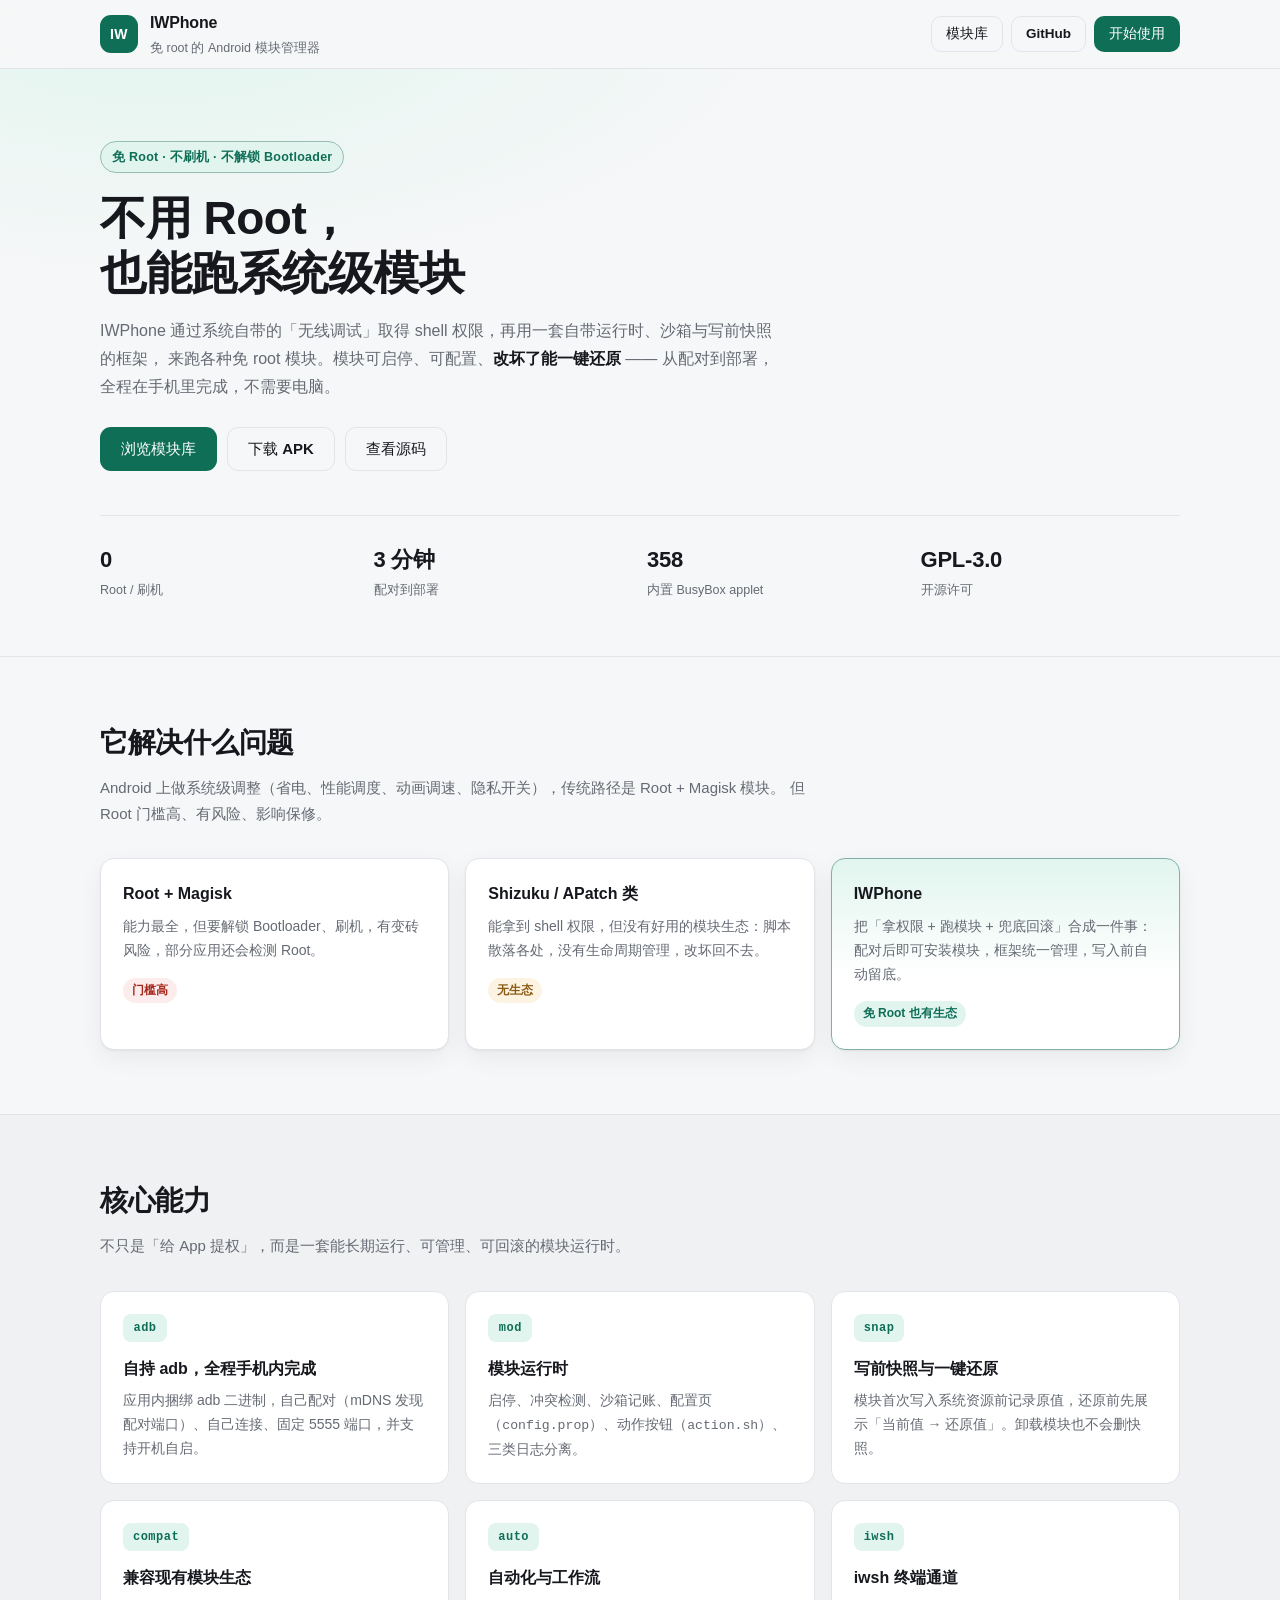
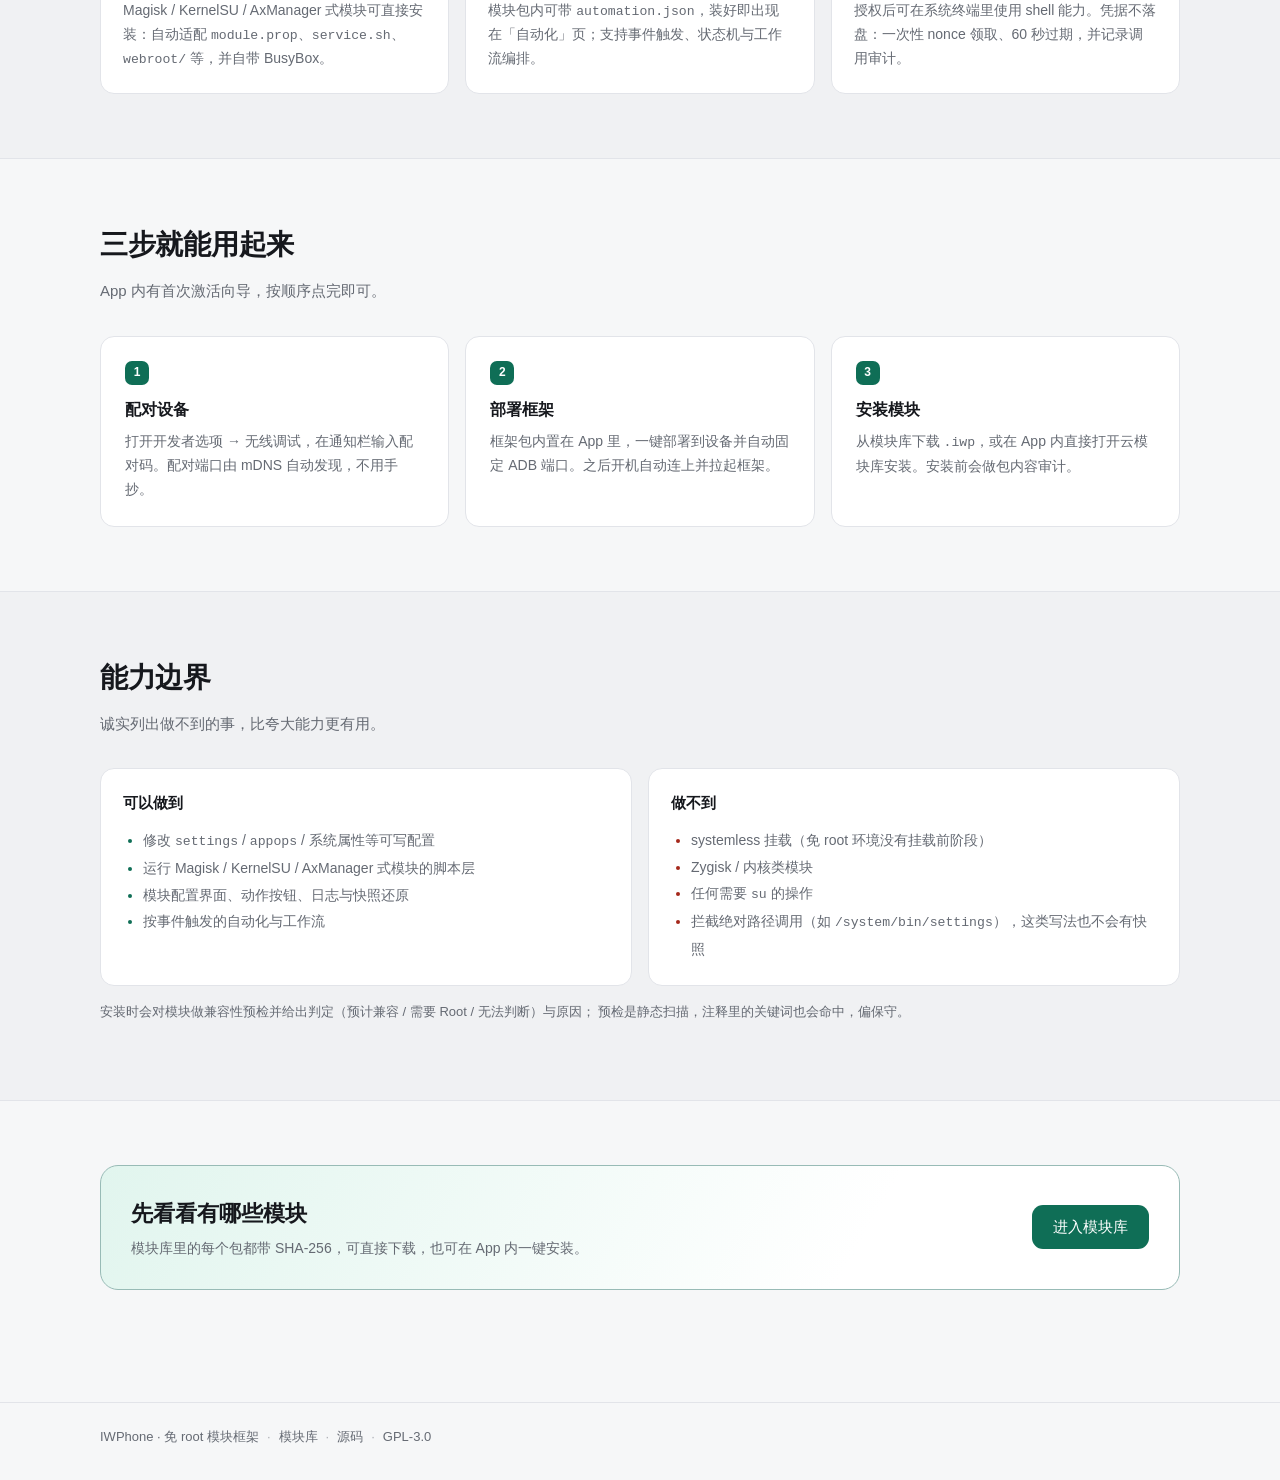
<file: site/index.html>
<!DOCTYPE html>
<html lang="zh-CN">
<head>
<meta charset="UTF-8">
<meta name="viewport" content="width=device-width, initial-scale=1">
<title>IWPhone · 免 root 的 Android 模块管理器</title>
<meta name="description" content="IWPhone：不用 Root、不刷机，通过系统自带的无线调试取得 shell 权限，运行可管理、可回滚的 Android 模块。">
<link rel="stylesheet" href="assets/style.css">
</head>
<body>

<header class="site-header">
  <div class="wrap">
    <a class="brand" href="index.html">
      <div class="logo">IW</div>
      <div class="brand-text">
        <h1>IWPhone</h1>
        <p>免 root 的 Android 模块管理器</p>
      </div>
    </a>
    <nav class="header-actions">
      <a class="btn ghost" href="modules.html">模块库</a>
      <a class="btn ghost" href="https://github.com/haothtrteen/IwphoneModules" target="_blank" rel="noopener">GitHub</a>
      <a class="btn primary" href="#get-started">开始使用</a>
    </nav>
  </div>
</header>

<main>

  <!-- ---------- Hero ---------- -->
  <section class="hero">
    <div class="wrap">
      <span class="hero-badge">免 Root · 不刷机 · 不解锁 Bootloader</span>
      <h1 class="hero-title">不用 Root，<br>也能跑系统级模块</h1>
      <p class="hero-lead">
        IWPhone 通过系统自带的「无线调试」取得 shell 权限，再用一套自带运行时、沙箱与写前快照的框架，
        来跑各种免 root 模块。模块可启停、可配置、<strong>改坏了能一键还原</strong> ——
        从配对到部署，全程在手机里完成，不需要电脑。
      </p>
      <div class="cta-row">
        <a class="btn primary lg" href="modules.html">浏览模块库</a>
        <a class="btn ghost lg" href="https://github.com/haothtrteen/IwphoneModules/releases" target="_blank" rel="noopener">下载 APK</a>
        <a class="btn ghost lg" href="https://github.com/haothtrteen/IwphoneModules" target="_blank" rel="noopener">查看源码</a>
      </div>
      <div class="hero-stats">
        <div><b>0</b><span>Root / 刷机</span></div>
        <div><b>3 分钟</b><span>配对到部署</span></div>
        <div><b>358</b><span>内置 BusyBox applet</span></div>
        <div><b>GPL-3.0</b><span>开源许可</span></div>
      </div>
    </div>
  </section>

  <!-- ---------- 问题与做法 ---------- -->
  <section class="section" id="why">
    <div class="wrap">
      <div class="section-head">
        <h2>它解决什么问题</h2>
        <p>Android 上做系统级调整（省电、性能调度、动画调速、隐私开关），传统路径是 Root + Magisk 模块。
          但 Root 门槛高、有风险、影响保修。</p>
      </div>
      <div class="compare">
        <article class="compare-card">
          <h3>Root + Magisk</h3>
          <p>能力最全，但要解锁 Bootloader、刷机，有变砖风险，部分应用还会检测 Root。</p>
          <span class="tag bad">门槛高</span>
        </article>
        <article class="compare-card">
          <h3>Shizuku / APatch 类</h3>
          <p>能拿到 shell 权限，但没有好用的模块生态：脚本散落各处，没有生命周期管理，改坏回不去。</p>
          <span class="tag warn">无生态</span>
        </article>
        <article class="compare-card accent">
          <h3>IWPhone</h3>
          <p>把「拿权限 + 跑模块 + 兜底回滚」合成一件事：配对后即可安装模块，框架统一管理，写入前自动留底。</p>
          <span class="tag good">免 Root 也有生态</span>
        </article>
      </div>
    </div>
  </section>

  <!-- ---------- 核心能力 ---------- -->
  <section class="section alt" id="features">
    <div class="wrap">
      <div class="section-head">
        <h2>核心能力</h2>
        <p>不只是「给 App 提权」，而是一套能长期运行、可管理、可回滚的模块运行时。</p>
      </div>
      <div class="features">
        <article class="feature">
          <div class="feature-icon">adb</div>
          <h3>自持 adb，全程手机内完成</h3>
          <p>应用内捆绑 adb 二进制，自己配对（mDNS 发现配对端口）、自己连接、固定 5555 端口，并支持开机自启。</p>
        </article>
        <article class="feature">
          <div class="feature-icon">mod</div>
          <h3>模块运行时</h3>
          <p>启停、冲突检测、沙箱记账、配置页（<code>config.prop</code>）、动作按钮（<code>action.sh</code>）、三类日志分离。</p>
        </article>
        <article class="feature">
          <div class="feature-icon">snap</div>
          <h3>写前快照与一键还原</h3>
          <p>模块首次写入系统资源前记录原值，还原前先展示「当前值 → 还原值」。卸载模块也不会删快照。</p>
        </article>
        <article class="feature">
          <div class="feature-icon">compat</div>
          <h3>兼容现有模块生态</h3>
          <p>Magisk / KernelSU / AxManager 式模块可直接安装：自动适配 <code>module.prop</code>、<code>service.sh</code>、
            <code>webroot/</code> 等，并自带 BusyBox。</p>
        </article>
        <article class="feature">
          <div class="feature-icon">auto</div>
          <h3>自动化与工作流</h3>
          <p>模块包内可带 <code>automation.json</code>，装好即出现在「自动化」页；支持事件触发、状态机与工作流编排。</p>
        </article>
        <article class="feature">
          <div class="feature-icon">iwsh</div>
          <h3>iwsh 终端通道</h3>
          <p>授权后可在系统终端里使用 shell 能力。凭据不落盘：一次性 nonce 领取、60 秒过期，并记录调用审计。</p>
        </article>
      </div>
    </div>
  </section>

  <!-- ---------- 三步上手 ---------- -->
  <section class="section" id="get-started">
    <div class="wrap">
      <div class="section-head">
        <h2>三步就能用起来</h2>
        <p>App 内有首次激活向导，按顺序点完即可。</p>
      </div>
      <div class="steps-lg">
        <article class="step-lg">
          <div class="step-no">1</div>
          <h3>配对设备</h3>
          <p>打开开发者选项 → 无线调试，在通知栏输入配对码。配对端口由 mDNS 自动发现，不用手抄。</p>
        </article>
        <article class="step-lg">
          <div class="step-no">2</div>
          <h3>部署框架</h3>
          <p>框架包内置在 App 里，一键部署到设备并自动固定 ADB 端口。之后开机自动连上并拉起框架。</p>
        </article>
        <article class="step-lg">
          <div class="step-no">3</div>
          <h3>安装模块</h3>
          <p>从模块库下载 <code>.iwp</code>，或在 App 内直接打开云模块库安装。安装前会做包内容审计。</p>
        </article>
      </div>
    </div>
  </section>

  <!-- ---------- 边界 ---------- -->
  <section class="section alt" id="limits">
    <div class="wrap">
      <div class="section-head">
        <h2>能力边界</h2>
        <p>诚实列出做不到的事，比夸大能力更有用。</p>
      </div>
      <div class="spec-grid">
        <div class="spec">
          <h3>可以做到</h3>
          <ul class="ok">
            <li>修改 <code>settings</code> / <code>appops</code> / 系统属性等可写配置</li>
            <li>运行 Magisk / KernelSU / AxManager 式模块的脚本层</li>
            <li>模块配置界面、动作按钮、日志与快照还原</li>
            <li>按事件触发的自动化与工作流</li>
          </ul>
        </div>
        <div class="spec">
          <h3>做不到</h3>
          <ul class="no">
            <li>systemless 挂载（免 root 环境没有挂载前阶段）</li>
            <li>Zygisk / 内核类模块</li>
            <li>任何需要 <code>su</code> 的操作</li>
            <li>拦截绝对路径调用（如 <code>/system/bin/settings</code>），这类写法也不会有快照</li>
          </ul>
        </div>
      </div>
      <p class="muted">安装时会对模块做兼容性预检并给出判定（预计兼容 / 需要 Root / 无法判断）与原因；
        预检是静态扫描，注释里的关键词也会命中，偏保守。</p>
    </div>
  </section>

  <!-- ---------- CTA ---------- -->
  <section class="section">
    <div class="wrap">
      <div class="cta-panel">
        <div>
          <h2>先看看有哪些模块</h2>
          <p>模块库里的每个包都带 SHA-256，可直接下载，也可在 App 内一键安装。</p>
        </div>
        <a class="btn primary lg" href="modules.html">进入模块库</a>
      </div>
    </div>
  </section>

</main>

<footer class="site-footer">
  <div class="wrap">
    <span>IWPhone · 免 root 模块框架</span>
    <span class="dot">·</span>
    <a href="modules.html">模块库</a>
    <span class="dot">·</span>
    <a href="https://github.com/haothtrteen/IwphoneModules" target="_blank" rel="noopener">源码</a>
    <span class="dot">·</span>
    <span>GPL-3.0</span>
  </div>
</footer>

</body>
</html>
</file>
<file: site/assets/style.css>
:root {
  --bg: #f6f7f8;
  --surface: #ffffff;
  --surface-2: #f0f1f3;
  --text: #16181d;
  --muted: #656a73;
  --border: #e2e4e9;
  --accent: #0f6e56;
  --accent-fg: #ffffff;
  --accent-soft: #e1f5ee;
  --shadow: 0 1px 2px rgba(16, 24, 40, .05), 0 8px 24px rgba(16, 24, 40, .06);
  --radius: 14px;
}

@media (prefers-color-scheme: dark) {
  :root {
    --bg: #0e1014;
    --surface: #161a21;
    --surface-2: #1c212a;
    --text: #e9eaee;
    --muted: #9aa0aa;
    --border: #262c36;
    --accent: #3ddc97;
    --accent-fg: #06231a;
    --accent-soft: #123227;
    --shadow: 0 1px 2px rgba(0, 0, 0, .4), 0 8px 28px rgba(0, 0, 0, .35);
  }
}

* { box-sizing: border-box; }

html { scroll-behavior: smooth; }

body {
  margin: 0;
  background: var(--bg);
  color: var(--text);
  font: 15px/1.6 -apple-system, BlinkMacSystemFont, "Segoe UI", "PingFang SC",
        "Hiragino Sans GB", "Microsoft YaHei", sans-serif;
  -webkit-font-smoothing: antialiased;
}

.wrap {
  max-width: 1120px;
  margin: 0 auto;
  padding: 0 20px;
}

/* ---------- header ---------- */

.site-header {
  position: sticky;
  top: 0;
  z-index: 20;
  background: color-mix(in srgb, var(--bg) 88%, transparent);
  backdrop-filter: blur(10px);
  border-bottom: 1px solid var(--border);
}

.site-header .wrap {
  display: flex;
  align-items: center;
  justify-content: space-between;
  gap: 16px;
  height: 68px;
}

.brand { display: flex; align-items: center; gap: 12px; min-width: 0; }

.logo {
  flex: none;
  width: 38px;
  height: 38px;
  border-radius: 11px;
  background: var(--accent);
  color: var(--accent-fg);
  display: grid;
  place-items: center;
  font-weight: 700;
  font-size: 14px;
  letter-spacing: .5px;
}

.brand-text h1 {
  margin: 0;
  font-size: 16px;
  font-weight: 650;
  letter-spacing: -.01em;
}

.brand-text p {
  margin: 2px 0 0;
  font-size: 12.5px;
  color: var(--muted);
  white-space: nowrap;
  overflow: hidden;
  text-overflow: ellipsis;
}

.header-actions { display: flex; gap: 8px; flex: none; }

/* ---------- buttons ---------- */

.btn {
  display: inline-flex;
  align-items: center;
  justify-content: center;
  gap: 6px;
  height: 36px;
  padding: 0 14px;
  border-radius: 10px;
  border: 1px solid transparent;
  font-size: 13.5px;
  font-weight: 550;
  text-decoration: none;
  cursor: pointer;
  transition: background .15s, border-color .15s, transform .05s;
  white-space: nowrap;
}

.btn:active { transform: translateY(1px); }

.btn.primary {
  background: var(--accent);
  color: var(--accent-fg);
}

.btn.primary:hover { filter: brightness(1.08); }

.btn.ghost {
  background: transparent;
  color: var(--text);
  border-color: var(--border);
}

.btn.ghost:hover { background: var(--surface-2); }

.btn.sm { height: 32px; padding: 0 12px; font-size: 13px; }

/* ---------- toolbar ---------- */

.toolbar {
  display: flex;
  flex-wrap: wrap;
  gap: 12px;
  align-items: center;
  margin: 28px 0 8px;
}

.search-box {
  position: relative;
  flex: 1 1 280px;
  min-width: 220px;
}

.search-box svg {
  position: absolute;
  left: 12px;
  top: 50%;
  width: 17px;
  height: 17px;
  transform: translateY(-50%);
  fill: var(--muted);
  pointer-events: none;
}

.search-box input {
  width: 100%;
  height: 42px;
  padding: 0 14px 0 38px;
  border-radius: 11px;
  border: 1px solid var(--border);
  background: var(--surface);
  color: var(--text);
  font-size: 14px;
  outline: none;
  transition: border-color .15s, box-shadow .15s;
}

.search-box input:focus {
  border-color: var(--accent);
  box-shadow: 0 0 0 3px color-mix(in srgb, var(--accent) 18%, transparent);
}

.chips { display: flex; flex-wrap: wrap; gap: 7px; }

.chip {
  height: 32px;
  padding: 0 13px;
  border-radius: 999px;
  border: 1px solid var(--border);
  background: var(--surface);
  color: var(--muted);
  font-size: 13px;
  cursor: pointer;
  transition: all .15s;
}

.chip:hover { color: var(--text); border-color: var(--muted); }

.chip[aria-pressed="true"] {
  background: var(--accent-soft);
  border-color: transparent;
  color: var(--accent);
  font-weight: 600;
}

/* ---------- meta ---------- */

.meta-line {
  display: flex;
  align-items: center;
  gap: 10px;
  margin: 6px 2px 16px;
  font-size: 13px;
  color: var(--muted);
}

.link-btn {
  border: 0;
  background: none;
  padding: 0;
  color: var(--accent);
  font: inherit;
  cursor: pointer;
}

.link-btn:hover { text-decoration: underline; }

/* ---------- grid / cards ---------- */

.grid {
  display: grid;
  grid-template-columns: repeat(auto-fill, minmax(300px, 1fr));
  gap: 14px;
}

.card {
  background: var(--surface);
  border: 1px solid var(--border);
  border-radius: var(--radius);
  padding: 16px;
  display: flex;
  flex-direction: column;
  box-shadow: var(--shadow);
  transition: border-color .15s, transform .15s;
}

.card:hover { border-color: color-mix(in srgb, var(--accent) 45%, var(--border)); }

.card-top { display: flex; gap: 11px; align-items: flex-start; }

.badge {
  flex: none;
  width: 40px;
  height: 40px;
  border-radius: 11px;
  display: grid;
  place-items: center;
  font-weight: 700;
  font-size: 15px;
  background: var(--accent-soft);
  color: var(--accent);
  text-transform: uppercase;
}

.card-title { min-width: 0; }

.card-title h3 {
  margin: 0;
  font-size: 15px;
  font-weight: 650;
  line-height: 1.35;
  letter-spacing: -.01em;
  overflow-wrap: anywhere;
}

.ver {
  display: inline-block;
  margin-top: 3px;
  font-size: 11.5px;
  color: var(--muted);
  font-variant-numeric: tabular-nums;
}

.desc {
  margin: 11px 0 0;
  font-size: 13.5px;
  line-height: 1.55;
  color: var(--muted);
  display: -webkit-box;
  -webkit-line-clamp: 3;
  -webkit-box-orient: vertical;
  overflow: hidden;
}

.card-meta {
  margin-top: 12px;
  font-size: 12.5px;
  color: var(--muted);
  font-variant-numeric: tabular-nums;
}

.sep { margin: 0 6px; opacity: .5; }

.card-actions {
  margin-top: 14px;
  display: flex;
  gap: 8px;
}

.card-actions .btn { flex: 1; }

.detail {
  margin-top: 14px;
  padding-top: 14px;
  border-top: 1px dashed var(--border);
}

.detail dl {
  display: grid;
  grid-template-columns: 76px 1fr;
  gap: 6px 10px;
  margin: 0;
  font-size: 12.5px;
}

.detail dt { color: var(--muted); }
.detail dd { margin: 0; overflow-wrap: anywhere; }

.hash {
  font-family: ui-monospace, SFMono-Regular, Menlo, Consolas, monospace;
  font-size: 11.5px;
  line-height: 1.5;
}

.hint {
  margin: 10px 0 0;
  font-size: 12px;
  color: var(--muted);
}

/* ---------- panels ---------- */

.panel {
  margin: 40px 0 0;
  padding: 24px;
  background: var(--surface);
  border: 1px solid var(--border);
  border-radius: var(--radius);
}

.panel h2 {
  margin: 0 0 4px;
  font-size: 17px;
  font-weight: 650;
  letter-spacing: -.01em;
}

.panel-lead { margin: 0 0 16px; color: var(--muted); font-size: 14px; }

.steps {
  display: grid;
  grid-template-columns: repeat(auto-fit, minmax(240px, 1fr));
  gap: 16px;
  margin-top: 16px;
}

.step {
  padding: 16px;
  background: var(--surface-2);
  border-radius: 12px;
}

.step-no {
  width: 24px;
  height: 24px;
  border-radius: 7px;
  background: var(--accent);
  color: var(--accent-fg);
  display: grid;
  place-items: center;
  font-size: 12px;
  font-weight: 700;
  margin-bottom: 10px;
}

.step h3 { margin: 0 0 6px; font-size: 14px; font-weight: 620; }
.step p { margin: 0; font-size: 13px; color: var(--muted); line-height: 1.6; }

.code {
  margin: 14px 0;
  padding: 16px;
  background: var(--surface-2);
  border-radius: 12px;
  overflow-x: auto;
  font-size: 12.5px;
  line-height: 1.65;
}

code {
  font-family: ui-monospace, SFMono-Regular, Menlo, Consolas, monospace;
  font-size: .94em;
}

.panel p code {
  padding: 1px 5px;
  background: var(--surface-2);
  border-radius: 5px;
}

.muted { color: var(--muted); font-size: 13px; }

/* ---------- footer ---------- */

.site-footer {
  margin-top: 48px;
  padding: 24px 0 36px;
  border-top: 1px solid var(--border);
  font-size: 13px;
  color: var(--muted);
}

.site-footer .wrap { display: flex; gap: 8px; flex-wrap: wrap; }
.site-footer a { color: var(--muted); text-decoration: none; }
.site-footer a:hover { color: var(--accent); }
.dot { opacity: .5; }

/* ---------- states ---------- */

.empty {
  grid-column: 1 / -1;
  padding: 56px 20px;
  text-align: center;
  color: var(--muted);
  font-size: 14px;
}

.skeleton {
  height: 196px;
  border-radius: var(--radius);
  background: linear-gradient(90deg, var(--surface), var(--surface-2), var(--surface));
  background-size: 200% 100%;
  animation: shimmer 1.2s infinite;
  border: 1px solid var(--border);
}

@keyframes shimmer {
  0% { background-position: 200% 0; }
  100% { background-position: -200% 0; }
}

@media (max-width: 640px) {
  .site-header .wrap { height: auto; padding: 12px 20px; flex-wrap: wrap; }
  .brand-text p { white-space: normal; }
  .header-actions { width: 100%; }
  .header-actions .btn { flex: 1; }
  .toolbar { margin-top: 18px; }
  .panel { padding: 18px; }
}

/* ==========================================================
   介绍页（index.html）
   ========================================================== */

a.brand { text-decoration: none; color: inherit; }

/* ---------- Hero ---------- */

.hero {
  padding: 72px 0 56px;
  border-bottom: 1px solid var(--border);
  background:
    radial-gradient(900px 380px at 12% -10%, var(--accent-soft), transparent 70%),
    var(--bg);
}

.hero-badge {
  display: inline-block;
  padding: 5px 11px;
  border-radius: 999px;
  border: 1px solid color-mix(in srgb, var(--accent) 35%, var(--border));
  background: var(--accent-soft);
  color: var(--accent);
  font-size: 12.5px;
  font-weight: 600;
  letter-spacing: .02em;
}

.hero-title {
  margin: 18px 0 16px;
  font-size: clamp(30px, 5vw, 46px);
  line-height: 1.2;
  letter-spacing: -.01em;
}

.hero-lead {
  max-width: 680px;
  margin: 0 0 26px;
  color: var(--muted);
  font-size: 16px;
  line-height: 1.75;
}

.hero-lead strong { color: var(--text); }

.cta-row { display: flex; gap: 10px; flex-wrap: wrap; }

.btn.lg { height: 44px; padding: 0 20px; font-size: 15px; border-radius: 11px; }

.hero-stats {
  display: grid;
  grid-template-columns: repeat(4, minmax(0, 1fr));
  gap: 14px;
  margin-top: 44px;
  padding-top: 26px;
  border-top: 1px solid var(--border);
}

.hero-stats div { display: flex; flex-direction: column; gap: 2px; }
.hero-stats b { font-size: 22px; letter-spacing: -.01em; }
.hero-stats span { color: var(--muted); font-size: 12.5px; }

/* ---------- 通用 section ---------- */

.section { padding: 64px 0; }
.section.alt {
  background: var(--surface-2);
  border-top: 1px solid var(--border);
  border-bottom: 1px solid var(--border);
}

.section-head { max-width: 720px; margin-bottom: 32px; }
.section-head h2 {
  margin: 0 0 10px;
  font-size: clamp(22px, 3vw, 28px);
  letter-spacing: -.01em;
}
.section-head p { margin: 0; color: var(--muted); font-size: 15px; line-height: 1.7; }

/* ---------- 对比三栏 ---------- */

.compare {
  display: grid;
  grid-template-columns: repeat(3, minmax(0, 1fr));
  gap: 16px;
}

.compare-card {
  padding: 22px;
  border: 1px solid var(--border);
  border-radius: var(--radius);
  background: var(--surface);
  box-shadow: var(--shadow);
}

.compare-card.accent {
  border-color: color-mix(in srgb, var(--accent) 45%, var(--border));
  background: linear-gradient(180deg, var(--accent-soft), var(--surface) 62%);
}

.compare-card h3 { margin: 0 0 8px; font-size: 16px; }
.compare-card p { margin: 0 0 14px; color: var(--muted); font-size: 14px; line-height: 1.7; }

.tag {
  display: inline-block;
  padding: 3px 9px;
  border-radius: 999px;
  font-size: 12px;
  font-weight: 600;
}
.tag.bad { background: #fdecec; color: #a5271b; }
.tag.warn { background: #fdf3e2; color: #8a5a12; }
.tag.good { background: var(--accent-soft); color: var(--accent); }

/* ---------- 能力卡片 ---------- */

.features {
  display: grid;
  grid-template-columns: repeat(3, minmax(0, 1fr));
  gap: 16px;
}

.feature {
  padding: 22px;
  border: 1px solid var(--border);
  border-radius: var(--radius);
  background: var(--surface);
}

.feature h3 { margin: 14px 0 8px; font-size: 16px; }
.feature p { margin: 0; color: var(--muted); font-size: 14px; line-height: 1.7; }

.feature-icon {
  display: inline-grid;
  place-items: center;
  min-width: 44px;
  height: 28px;
  padding: 0 10px;
  border-radius: 8px;
  background: var(--accent-soft);
  color: var(--accent);
  font: 600 12px/1 ui-monospace, SFMono-Regular, Menlo, monospace;
  letter-spacing: .04em;
}

/* ---------- 三步 ---------- */

.steps-lg {
  display: grid;
  grid-template-columns: repeat(3, minmax(0, 1fr));
  gap: 16px;
}

.step-lg {
  position: relative;
  padding: 24px;
  border: 1px solid var(--border);
  border-radius: var(--radius);
  background: var(--surface);
}

.step-lg h3 { margin: 12px 0 8px; font-size: 16px; }
.step-lg p { margin: 0; color: var(--muted); font-size: 14px; line-height: 1.7; }

/* ---------- 边界 ---------- */

.spec-grid {
  display: grid;
  grid-template-columns: repeat(2, minmax(0, 1fr));
  gap: 16px;
  margin-bottom: 16px;
}

.spec {
  padding: 22px;
  border: 1px solid var(--border);
  border-radius: var(--radius);
  background: var(--surface);
}

.spec h3 { margin: 0 0 12px; font-size: 15px; }

.spec ul { margin: 0; padding-left: 20px; color: var(--muted); font-size: 14px; line-height: 1.9; }
.spec ul.ok li::marker { color: var(--accent); }
.spec ul.no li::marker { color: #a5271b; }

/* ---------- 底部 CTA ---------- */

.cta-panel {
  display: flex;
  align-items: center;
  justify-content: space-between;
  gap: 24px;
  padding: 30px;
  border: 1px solid color-mix(in srgb, var(--accent) 35%, var(--border));
  border-radius: 18px;
  background: linear-gradient(120deg, var(--accent-soft), var(--surface) 70%);
}

.cta-panel h2 { margin: 0 0 6px; font-size: 22px; }
.cta-panel p { margin: 0; color: var(--muted); font-size: 14px; }

/* ---------- 响应式 ---------- */

@media (max-width: 900px) {
  .features, .compare, .steps-lg { grid-template-columns: repeat(2, minmax(0, 1fr)); }
  .hero-stats { grid-template-columns: repeat(2, minmax(0, 1fr)); gap: 18px; }
}

@media (max-width: 640px) {
  .hero { padding: 44px 0 36px; }
  .section { padding: 44px 0; }
  .features, .compare, .steps-lg, .spec-grid { grid-template-columns: 1fr; }
  .cta-panel { flex-direction: column; align-items: flex-start; }
  .cta-panel .btn { width: 100%; justify-content: center; }
}

@media (prefers-color-scheme: dark) {
  .tag.bad { background: #3a1d1a; color: #ff9b8f; }
  .tag.warn { background: #3a2e17; color: #f0c274; }
}
</file>
